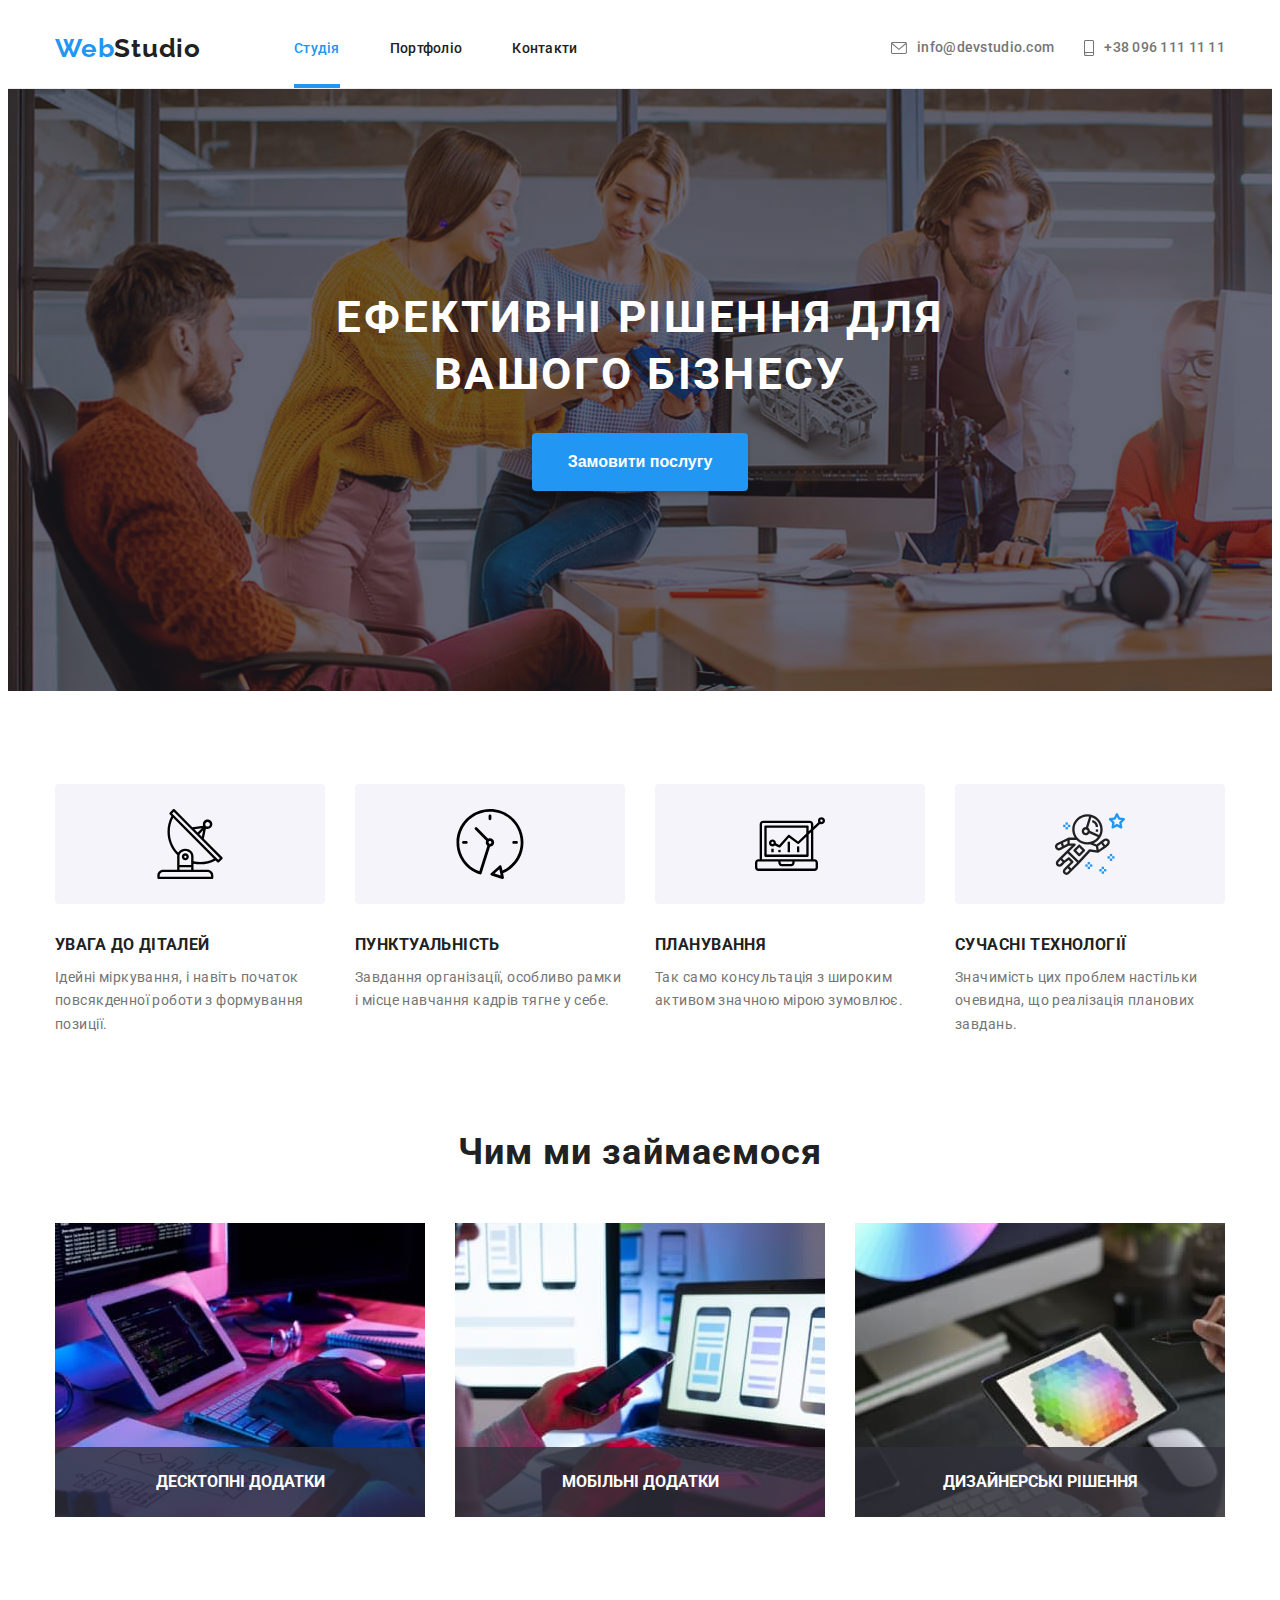
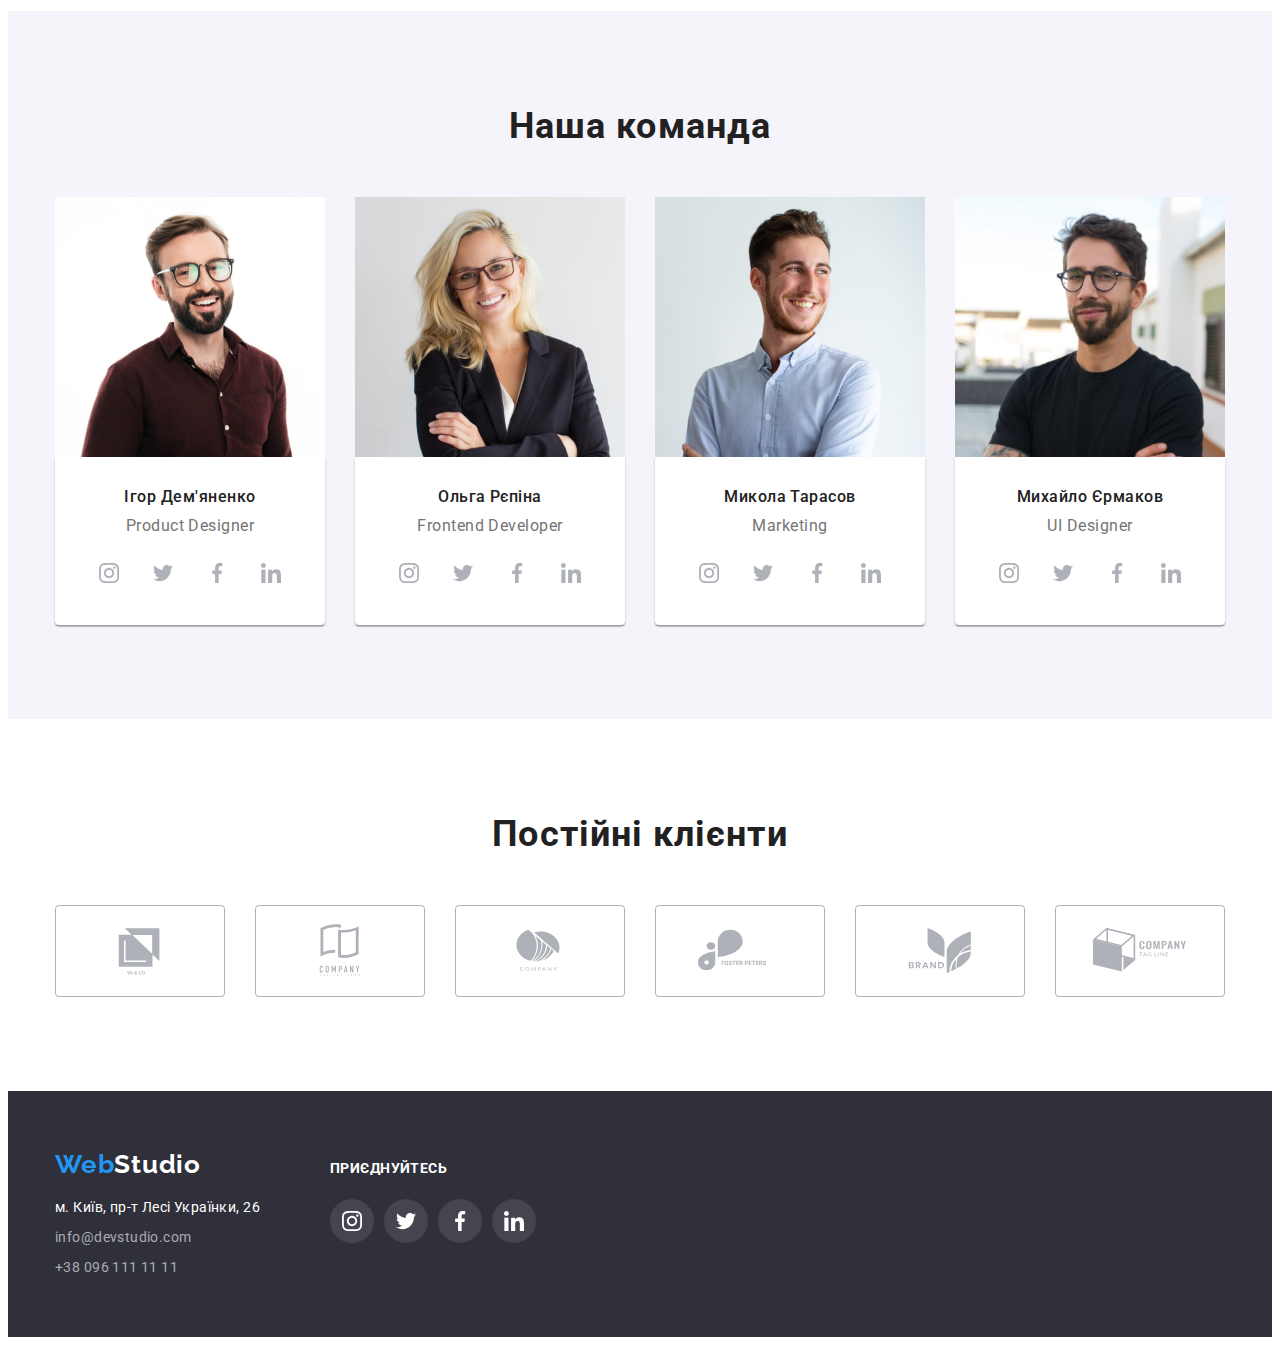
<file: index.html>
<!DOCTYPE html>
<html lang="uk">
  <head>
    <meta charset="UTF-8" />
    <meta http-equiv="X-UA-Compatible" content="IE=edge" />
    <meta name="viewport" content="width=device-width, initial-scale=1.0" />
    <link rel="preconnect" href="https://fonts.googleapis.com" />
    <link rel="preconnect" href="https://fonts.gstatic.com" crossorigin />
    <link
      href="https://fonts.googleapis.com/css2?family=Cinzel:wght@700&family=Montserrat:wght@400;500;700&family=Playfair+Display:wght@700&family=Poppins:wght@400;700&family=Roboto+Serif:opsz,wght@8..144,100&family=Roboto+Slab:wght@900&family=Roboto:wght@400;500;700;900&display=swap"
      rel="stylesheet"
    />
    <link
      href="https://fonts.googleapis.com/css2?family=Cinzel:wght@700&family=Montserrat:wght@400;500;700&family=Playfair+Display:wght@700&family=Poppins:wght@400;700&family=Raleway:wght@700&family=Roboto+Serif:opsz,wght@8..144,100&family=Roboto+Slab:wght@900&family=Roboto:wght@400;500;700;900&display=swap"
      rel="stylesheet"
    />

    <title>Портфоліо WebStudio</title>
    <link
      rel="stylesheet"
      href="https://cdnjs.cloudflare.com/ajax/libs/modern-normalize/1.1.0/modern-normalize.min.css"
      integrity="sha512-wpPYUAdjBVSE4KJnH1VR1HeZfpl1ub8YT/NKx4PuQ5NmX2tKuGu6U/JRp5y+Y8XG2tV+wKQpNHVUX03MfMFn9Q=="
      crossorigin="anonymous"
      referrerpolicy="no-referrer"
    />
    <link rel="stylesheet" href="./css/style.css" />
  </head>
  <body>
    <header class="header">
      <div class="container header-container">
        <nav class="nav">
          <a class="nav_link_logo" href="./index.html"
            ><span class="current">Web</span>Studio</a
          >
          <ul class="nav-item">
            <li class="nav_list">
              <a class="nav_link_menu current lineal" href="./index.html"
                >Студія</a
              >
            </li>
            <li class="nav_list">
              <a class="nav_link_menu" href="portfolio.html">Портфоліо</a>
            </li>
            <li class="nav_list">
              <a class="nav_link_menu" href="#">Контакти</a>
            </li>
          </ul>
        </nav>
        <ul class="header-contact">
          <li class="header_list_email">
            <a class="header_link_email" href="mailto:info@devstudio.com">
              <svg class="email-img" width="16" height="12">
                <use href="./image/sprite.svg#icon-header-mail"></use>
              </svg>

              info@devstudio.com</a
            >
          </li>
          <li class="header_list_tel">
            <a class="header_link_tel" href="tel:+380961111111">
              <svg class="email-tel" width="10" height="16">
                <use href="./image/sprite.svg#icon-header-smartphone"></use>
              </svg>
              +38 096 111 11 11</a
            >
          </li>
        </ul>
      </div>
    </header>
    <main>
      <section class="contact">
        <div class="container contact_container">
          <h1 class="contact_title">Ефективні рішення для вашого бізнесу</h1>
          <button data-modal-open class="contact_btn" type="button">
            Замовити послугу
          </button>
        </div>
      </section>
      <section class="about section">
        <div class="container">
          <h2 class="about_title visually-hidden">Наші переваги</h2>
          <ul class="about_item">
            <li class="about_list_feature">
              <div class="about_link_item">
                <svg class="about_icon" width="70px" height="70px">
                  <use href="./image/sprite.svg#icon-section-antenna"></use>
                </svg>
              </div>
              <h3 class="about_feature_title">Увага до діталей</h3>
              <p class="descript_text">
                Ідейні міркування, і навіть початок повсякденної роботи з
                формування позиції.
              </p>
            </li>
            <li class="about_list_feature">
              <div class="about_link_item">
                <svg class="about_icon" width="70px" height="70px">
                  <use href="./image/sprite.svg#icon-section-clock"></use>
                </svg>
              </div>
              <h3 class="about_feature_title">Пунктуальність</h3>
              <p class="descript_text">
                Завдання організації, особливо рамки і місце навчання кадрів
                тягне у себе.
              </p>
            </li>
            <li class="about_list_feature">
              <div class="about_link_item">
                <svg class="about_icon" width="70px" height="70px">
                  <use href="./image/sprite.svg#icon-section-diagram"></use>
                </svg>
              </div>
              <h3 class="about_feature_title">Планування</h3>
              <p class="descript_text">
                Так само консультація з широким активом значною мірою зумовлює.
              </p>
            </li>

            <li class="about_list_feature">
              <div class="about_link_item">
                <svg class="about_icon" width="70px" height="70px">
                  <use href="./image/sprite.svg#icon-section-astronaut"></use>
                </svg>
              </div>
              <h3 class="about_feature_title">Сучасні технології</h3>
              <p class="descript_text">
                Значимість цих проблем настільки очевидна, що реалізація
                планових завдань.
              </p>
            </li>
          </ul>
        </div>
      </section>
      <section class="work">
        <div class="container">
          <h2 class="work_title title">Чим ми займаємося</h2>
          <ul class="work-item">
            <li class="work_list_img">
              <div class="work_relative_img">
                <img
                  class="work_picture_img"
                  src="./image/code-on-tablet.jpg"
                  alt="programming on tablet"
                  width="370"
                  height="294"
                />
                <div class="work_absolute_title">
                  <h3 class="about_feature_title work_feature_title">
                    Десктопні додатки
                  </h3>
                </div>
              </div>
            </li>
            <li class="work_list_img">
              <div class="work_relative_img">
                <img
                  class="work_picture_img"
                  src="./image/phone-on-laptop.jpg"
                  alt="programming on laptop"
                  width="370"
                  height="294"
                />
                <div class="work_absolute_title">
                  <h3 class="about_feature_title work_feature_title">
                    Мобільні додатки
                  </h3>
                </div>
              </div>
            </li>
            <li class="work_list_img">
              <div class="work_relative_img">
                <img
                  class="work_picture_img"
                  src="./image/color-palette.jpg"
                  alt="color palette"
                  width="370"
                  height="294"
                />
                <div class="work_absolute_title">
                  <h3 class="about_feature_title work_feature_title">
                    Дизайнерські рішення
                  </h3>
                </div>
              </div>
            </li>
          </ul>
        </div>
      </section>
      <section class="teams section">
        <div class="container">
          <h2 class="teams_title title">Наша команда</h2>

          <ul class="team_list">
            <li class="teams_item">
              <img
                class="teams_photo"
                src="./image/photo-product-designer.jpg"
                alt="Product Designer"
                width="270"
                height="260"
              />

              <div class="team_member_card">
                <h3 class="teams_name">Ігор Дем'яненко</h3>

                <p class="teams_position">Product Designer</p>
                <ul class="team_list_icon">
                  <li class="team_item_icon">
                    <a
                      href="https://www.instagram.com/"
                      class="teams_link_icon"
                    >
                      <svg class="teams_icon" width="20px" height="20px">
                        <use href="./image/sprite.svg#icon-instagram"></use>
                      </svg>
                    </a>
                  </li>
                  <li class="team_item_icon">
                    <a href="https://twitter.com" class="teams_link_icon">
                      <svg class="teams_icon" width="20px" height="20px">
                        <use href="./image/sprite.svg#icon-twitter"></use>
                      </svg>
                    </a>
                  </li>
                  <li class="team_item_icon">
                    <a href="https://www.facebook.com/" class="teams_link_icon">
                      <svg class="teams_icon" width="20px" height="20px">
                        <use href="./image/sprite.svg#icon-facebook"></use>
                      </svg>
                    </a>
                  </li>
                  <li class="team_item_icon">
                    <a href="https://www.linkedin.com/" class="teams_link_icon">
                      <svg class="teams_icon" width="20px" height="20px">
                        <use href="./image/sprite.svg#icon-linkedin"></use>
                      </svg>
                    </a>
                  </li>
                </ul>
              </div>
            </li>
            <li class="teams_item">
              <img
                class="teams_photo"
                src="./image/photo-frontend-developer.jpg"
                alt="Frontend Develope"
                width="270"
                height="260"
              />
              <div class="team_member_card">
                <h3 class="teams_name">Ольга Рєпіна</h3>
                <p class="teams_position">Frontend Developer</p>
                <ul class="team_list_icon">
                  <li class="team_item_icon">
                    <a
                      href="https://www.instagram.com/"
                      class="teams_link_icon"
                    >
                      <svg class="teams_icon" width="20px" height="20px">
                        <use href="./image/sprite.svg#icon-instagram"></use>
                      </svg>
                    </a>
                  </li>
                  <li class="team_item_icon">
                    <a href="https://twitter.com" class="teams_link_icon">
                      <svg class="teams_icon" width="20px" height="20px">
                        <use href="./image/sprite.svg#icon-twitter"></use>
                      </svg>
                    </a>
                  </li>
                  <li class="team_item_icon">
                    <a href="https://www.facebook.com/" class="teams_link_icon">
                      <svg class="teams_icon" width="20px" height="20px">
                        <use href="./image/sprite.svg#icon-facebook"></use>
                      </svg>
                    </a>
                  </li>
                  <li class="team_item_icon">
                    <a href="https://www.linkedin.com/" class="teams_link_icon">
                      <svg class="teams_icon" width="20px" height="20px">
                        <use href="./image/sprite.svg#icon-linkedin"></use>
                      </svg>
                    </a>
                  </li>
                </ul>
              </div>
            </li>
            <li class="teams_item">
              <img
                class="teams_photo"
                src="./image/photo-marketing.jpg"
                alt="Marketing"
                width="270"
                height="260"
              />
              <div class="team_member_card">
                <h3 class="teams_name">Микола Тарасов</h3>
                <p class="teams_position">Marketing</p>
                <ul class="team_list_icon">
                  <li class="team_item_icon">
                    <a
                      href="https://www.instagram.com/"
                      class="teams_link_icon"
                    >
                      <svg class="teams_icon" width="20px" height="20px">
                        <use href="./image/sprite.svg#icon-instagram"></use>
                      </svg>
                    </a>
                  </li>
                  <li class="team_item_icon">
                    <a href="https://twitter.com" class="teams_link_icon">
                      <svg class="teams_icon" width="20px" height="20px">
                        <use href="./image/sprite.svg#icon-twitter"></use>
                      </svg>
                    </a>
                  </li>
                  <li class="team_item_icon">
                    <a href="https://www.facebook.com/" class="teams_link_icon">
                      <svg class="teams_icon" width="20px" height="20px">
                        <use href="./image/sprite.svg#icon-facebook"></use>
                      </svg>
                    </a>
                  </li>
                  <li class="team_item_icon">
                    <a href="https://www.linkedin.com/" class="teams_link_icon">
                      <svg class="teams_icon" width="20px" height="20px">
                        <use href="./image/sprite.svg#icon-linkedin"></use>
                      </svg>
                    </a>
                  </li>
                </ul>
              </div>
            </li>
            <li class="teams_item">
              <img
                class="teams_photo"
                src="./image/photo-designer.jpg"
                alt="UI Designer"
                width="270"
                height="260"
              />
              <div class="team_member_card">
                <h3 class="teams_name">Михайло Єрмаков</h3>
                <p class="teams_position">UI Designer</p>
                <ul class="team_list_icon">
                  <li class="team_item_icon">
                    <a
                      href="https://www.instagram.com/"
                      class="teams_link_icon"
                    >
                      <svg class="teams_icon" width="20px" height="20px">
                        <use href="./image/sprite.svg#icon-instagram"></use>
                      </svg>
                    </a>
                  </li>
                  <li class="team_item_icon">
                    <a href="https://twitter.com" class="teams_link_icon">
                      <svg class="teams_icon" width="20px" height="20px">
                        <use href="./image/sprite.svg#icon-twitter"></use>
                      </svg>
                    </a>
                  </li>
                  <li class="team_item_icon">
                    <a href="https://www.facebook.com/" class="teams_link_icon">
                      <svg class="teams_icon" width="20px" height="20px">
                        <use href="./image/sprite.svg#icon-facebook"></use>
                      </svg>
                    </a>
                  </li>
                  <li class="team_item_icon">
                    <a href="https://www.linkedin.com/" class="teams_link_icon">
                      <svg class="teams_icon" width="20px" height="20px">
                        <use href="./image/sprite.svg#icon-linkedin"></use>
                      </svg>
                    </a>
                  </li>
                </ul>
              </div>
            </li>
          </ul>
        </div>
      </section>
      <section class="partner section">
        <div class="container">
          <h2 class="title">Постійні клієнти</h2>
          <ul class="partner_list">
            <li class="partner_item">
              <a href="#" class="partner_link">
                <svg class="partner_icon">
                  <use href="./image/sprite.svg#icon-Logo-work-a"></use>
                </svg>
              </a>
            </li>
            <li class="partner_item">
              <a href="#" class="partner_link">
                <svg class="partner_icon">
                  <use href="./image/sprite.svg#icon-Logo-work-b"></use>
                </svg>
              </a>
            </li>
            <li class="partner_item">
              <a href="#" class="partner_link">
                <svg class="partner_icon">
                  <use href="./image/sprite.svg#icon-Logo-work-c"></use>
                </svg>
              </a>
            </li>
            <li class="partner_item">
              <a href="#" class="partner_link">
                <svg class="partner_icon">
                  <use href="./image/sprite.svg#icon-Logo-work-d"></use>
                </svg>
              </a>
            </li>
            <li class="partner_item">
              <a href="#" class="partner_link">
                <svg class="partner_icon">
                  <use href="./image/sprite.svg#icon-Logo-work-e"></use>
                </svg>
              </a>
            </li>
            <li class="partner_item">
              <a href="#" class="partner_link">
                <svg class="partner_icon">
                  <use href="./image/sprite.svg#icon-Logo-work-h"></use>
                </svg>
              </a>
            </li>
          </ul>
        </div>
      </section>
    </main>

    <footer class="footer">
      <div class="container flex">
        <div class="footer_address_container">
          <a href="./index.html" class="footer_logo_link"
            ><span class="footer_logo_link current">Web</span>Studio</a
          >

          <address>
            <ul class="address_list">
              <li class="address_city_item">
                <a
                  class="address_link"
                  href="https://goo.gl/maps/CPtrU1FHBa2aNyZL9"
                  target="_blank"
                  rel="noopener noreferrer nofollow"
                  >м. Київ, пр-т Лесі Українки, 26</a
                >
              </li>
              <li class="address_item">
                <a class="footer_contact" href="mailto:info@devstudio.com"
                  >info@devstudio.com</a
                >
              </li>
              <li class="footer_list_contact">
                <a class="footer_contact" href="tel:+380961111111"
                  >+38 096 111 11 11</a
                >
              </li>
            </ul>
          </address>
        </div>
        <div class="footer_social_container">
          <h3 class="footer_social_title">приєднуйтесь</h3>
          <ul class="footer_social_list">
            <li class="social_item">
              <a href="" class="social_link teams_link_icon">
                <svg class="social_icon" width="20px" height="20px">
                  <use href="./image/sprite.svg#icon-instagram"></use>
                </svg>
              </a>
            </li>
            <li class="social_item">
              <a href="" class="social_link teams_link_icon">
                <svg class="social_icon" width="20px" height="20px">
                  <use href="./image/sprite.svg#icon-twitter"></use>
                </svg>
              </a>
            </li>
            <li class="social_item">
              <a href="" class="social_link teams_link_icon">
                <svg class="social_icon" width="20px" height="20px">
                  <use href="./image/sprite.svg#icon-facebook"></use>
                </svg>
              </a>
            </li>
            <li class="social_item">
              <a href="" class="social_link teams_link_icon">
                <svg class="social_icon" width="20px" height="20px">
                  <use href="./image/sprite.svg#icon-linkedin"></use>
                </svg>
              </a>
            </li>
          </ul>
        </div>
      </div>
    </footer>

    <div data-modal class="backdrop is-hidden">
      <div class="modal">
        <!-- <p class="modal_text">
          Lorem ipsum dolor sit amet consectetur adipisicing elit. Rerum
          deleniti, similique omnis culpa voluptas odio deserunt voluptates,
          illum tempore reprehenderit ipsa dolorum nesciunt fugit quibusdam
          corrupti, distinctio consequuntur mollitia beatae. Quam perspiciatis
          incidunt magnam qui praesentium itaque maiores tempora.
        </p> -->
        <button data-modal-close class="btn_close_modal">✕</button>

        <!-- <img
          class="btn_close_modal"
          src="./image/modal/close.png"
          alt="modal-close"
          data-modal-close
        /> -->
      </div>
    </div>
    <script src="./js/modal.js"></script>
  </body>
</html>
</file>
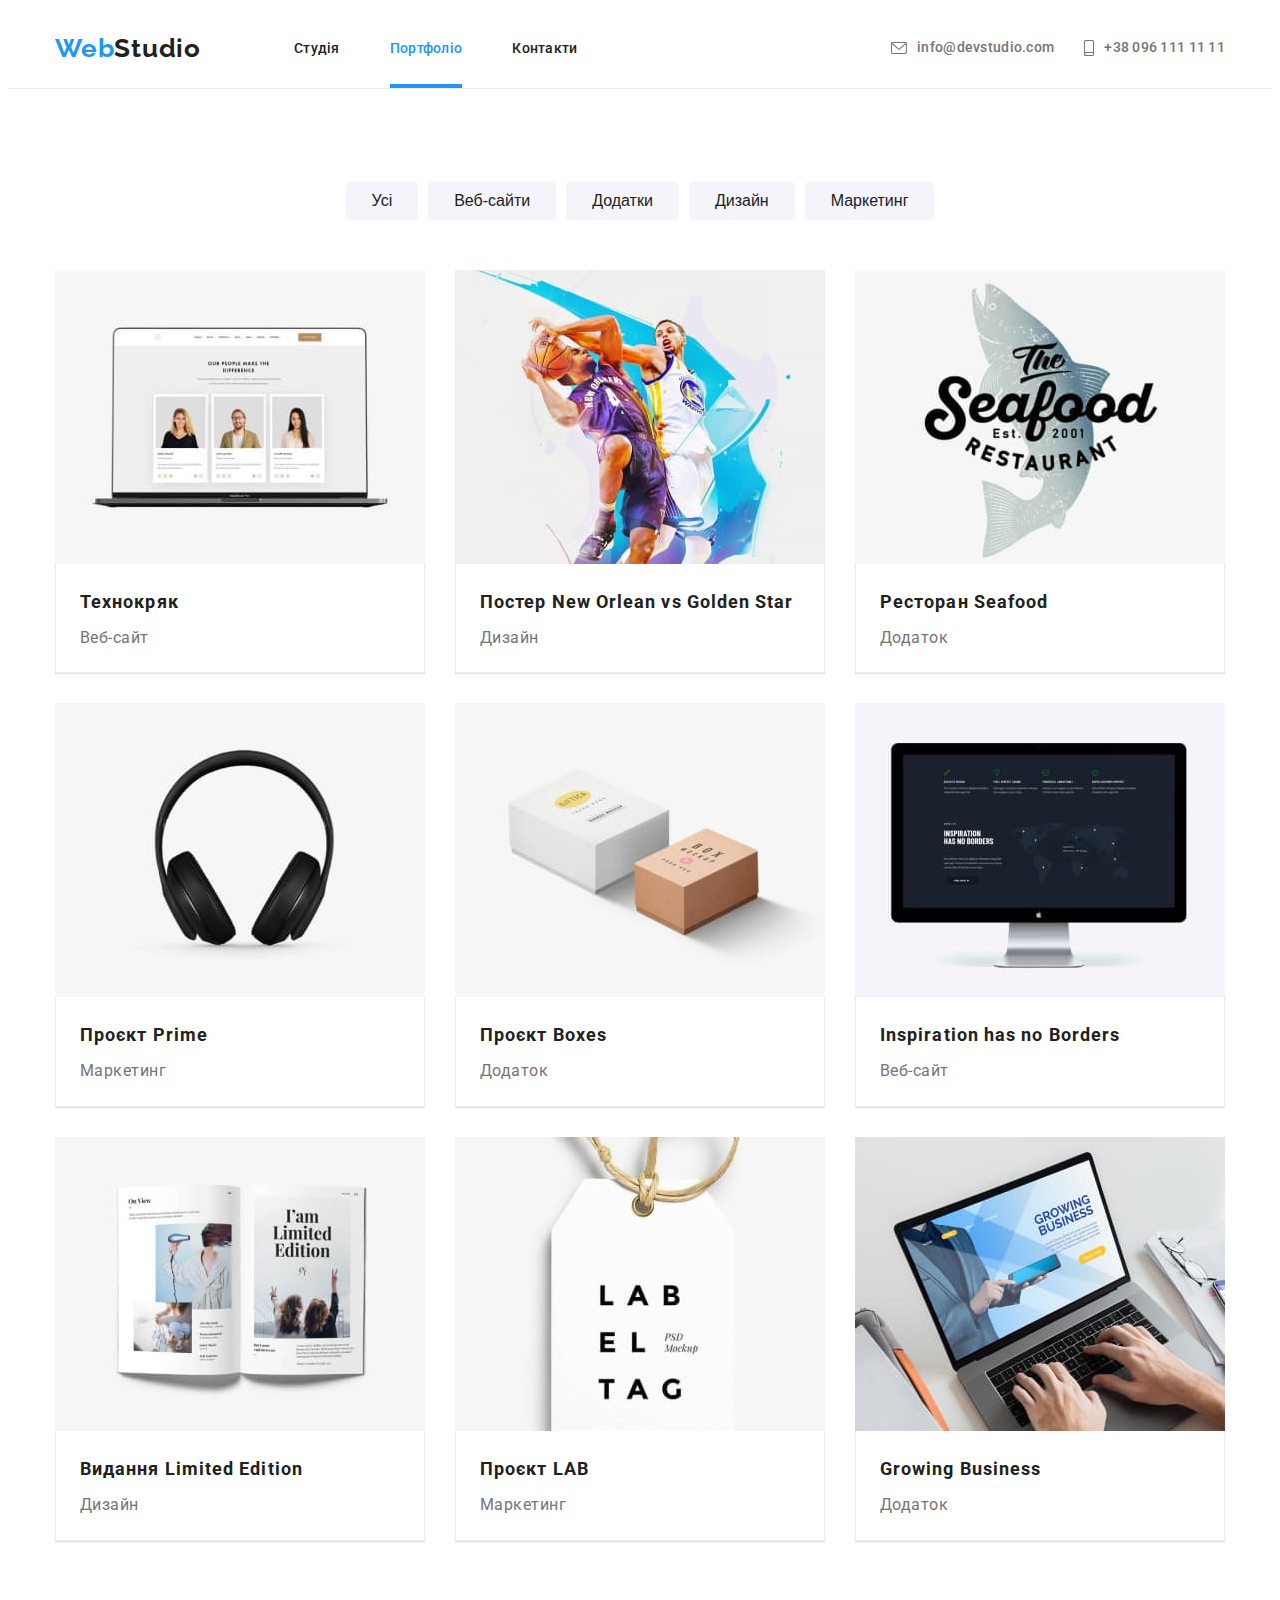
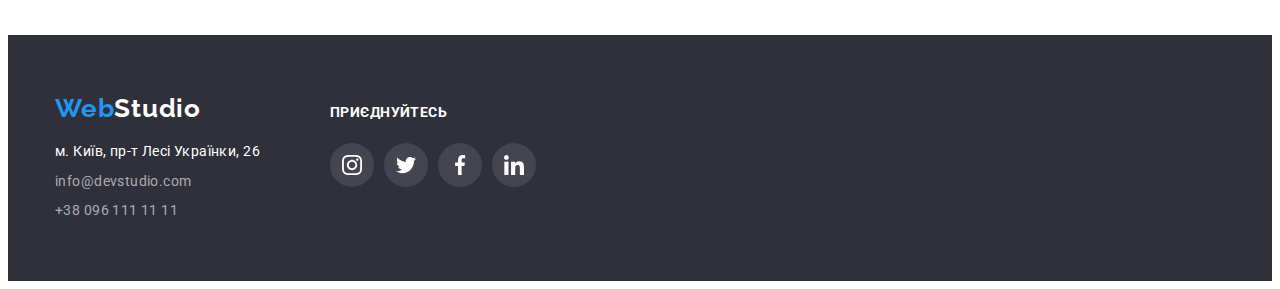
<file: portfolio.html>
<!DOCTYPE html>
<html lang="uk">
  <head>
    <meta charset="UTF-8" />
    <meta http-equiv="X-UA-Compatible" content="IE=edge" />
    <meta name="viewport" content="width=device-width, initial-scale=1.0" />
    <link rel="preconnect" href="https://fonts.googleapis.com" />
    <link rel="preconnect" href="https://fonts.gstatic.com" crossorigin />
    <link
      href="https://fonts.googleapis.com/css2?family=Cinzel:wght@700&family=Montserrat:wght@400;500;700&family=Playfair+Display:wght@700&family=Poppins:wght@400;700&family=Roboto+Serif:opsz,wght@8..144,100&family=Roboto+Slab:wght@900&family=Roboto:wght@400;500;700;900&display=swap"
      rel="stylesheet"
    />
    <link
      href="https://fonts.googleapis.com/css2?family=Cinzel:wght@700&family=Montserrat:wght@400;500;700&family=Playfair+Display:wght@700&family=Poppins:wght@400;700&family=Raleway:wght@700&family=Roboto+Serif:opsz,wght@8..144,100&family=Roboto+Slab:wght@900&family=Roboto:wght@400;500;700;900&display=swap"
      rel="stylesheet"
    />

    <title>Портфоліо</title>
    <link
      rel="stylesheet"
      href="https://cdnjs.cloudflare.com/ajax/libs/modern-normalize/1.1.0/modern-normalize.min.css"
      integrity="sha512-wpPYUAdjBVSE4KJnH1VR1HeZfpl1ub8YT/NKx4PuQ5NmX2tKuGu6U/JRp5y+Y8XG2tV+wKQpNHVUX03MfMFn9Q=="
      crossorigin="anonymous"
      referrerpolicy="no-referrer"
    />
    <link rel="stylesheet" href="./css/style.css" />
  </head>
  <body>
    <header class="header">
      <div class="container header-container">
        <nav class="nav">
          <a class="nav_link_logo" href="./index.html"
            ><span class="current">Web</span>Studio</a
          >
          <ul class="nav-item">
            <li class="nav_list">
              <a class="nav_link_menu" href="./index.html">Студія</a>
            </li>
            <li class="nav_list">
              <a class="nav_link_menu current lineal" href="portfolio.html"
                >Портфоліо</a
              >
            </li>
            <li class="nav_list">
              <a class="nav_link_menu" href="#">Контакти</a>
            </li>
          </ul>
        </nav>
        <ul class="header-contact">
          <li class="header_list_email">
            <a class="header_link_email" href="mailto:info@devstudio.com">
              <svg class="email-img" width="16" height="12">
                <use href="./image/sprite.svg#icon-header-mail"></use>
              </svg>

              info@devstudio.com</a
            >
          </li>
          <li class="header_list_tel">
            <a class="header_link_tel" href="tel:+380961111111">
              <svg class="email-tel" width="10" height="16">
                <use href="./image/sprite.svg#icon-header-smartphone"></use>
              </svg>
              +38 096 111 11 11</a
            >
          </li>
        </ul>
      </div>
    </header>
    <main>
      <section class="services section">
        <div class="container">
          <h2 class="services_title visually-hidden">Наші Послуги</h2>
          <ul class="services_list">
            <li class="services_item_btn">
              <button type="button" class="services_btn current">Усі</button>
            </li>
            <li class="services_item_btn">
              <button type="button" class="services_btn">Веб-сайти</button>
            </li>
            <li class="services_item_btn">
              <button type="button" class="services_btn">Додатки</button>
            </li>
            <li class="services_item_btn">
              <button type="button" class="services_btn">Дизайн</button>
            </li>
            <li class="services_item_btn">
              <button type="button" class="services_btn">Маркетинг</button>
            </li>
          </ul>
          <ul class="server_menu">
            <li class="server_item">
              <a class="server_card" href="#">
                <div class="server_relative_img">
                  <img
                    class="server_img"
                    src="./image/img-portfolio-page/laptop-three-team.jpg"
                    alt="Web"
                    width="370"
                    height="294"
                  />
                  <div class="server_overlay">
                    <div class="server_absolute_text">
                      <p class="server_text">
                        Ресурс пропонує комплексні пропозиції з різним рівнем
                        функціоналу та сервісів. Все це дозволить відвідувачу
                        отримати вичерпні відомості про компанію чи приватну
                        особу.
                      </p>
                    </div>
                  </div>
                </div>
                <div class="card_border">
                  <h3 class="server_menu_title">Технокряк</h3>
                  <p class="server_menu_descript">Веб-сайт</p>
                </div>
              </a>
            </li>
            <li class="server_item">
              <a class="server_card" href="#">
                <div class="server_relative_img">
                  <img
                    class="server_img"
                    src="./image/img-portfolio-page/sport-two-people.jpg"
                    alt="Design"
                    width="370"
                    height="294"
                  />
                  <div class="server_overlay">
                    <div class="server_absolute_text">
                      <p class="server_text">
                        Ресурс пропонує комплексні пропозиції з різним рівнем
                        функціоналу та сервісів. Все це дозволить відвідувачу
                        отримати вичерпні відомості про компанію чи приватну
                        особу.
                      </p>
                    </div>
                  </div>
                </div>

                <div class="card_border">
                  <h3 class="server_menu_title">
                    Постер New Orlean vs Golden Star
                  </h3>
                  <p class="server_menu_descript">Дизайн</p>
                </div>
              </a>
            </li>
            <li class="server_item">
              <a class="server_card" href="#">
                <div class="server_relative_img">
                  <img
                    class="server_img"
                    src="./image/img-portfolio-page/logo-restaurant.jpg"
                    alt="Dodatok"
                    width="370"
                    height="294"
                  />
                  <div class="server_overlay">
                    <div class="server_absolute_text">
                      <p class="server_text">
                        Ресурс пропонує комплексні пропозиції з різним рівнем
                        функціоналу та сервісів. Все це дозволить відвідувачу
                        отримати вичерпні відомості про компанію чи приватну
                        особу.
                      </p>
                    </div>
                  </div>
                </div>
                <div class="card_border">
                  <h3 class="server_menu_title">Ресторан Seafood</h3>
                  <p class="server_menu_descript">Додаток</p>
                </div>
              </a>
            </li>
            <li class="server_item">
              <a class="server_card" href="#"
                ><div class="server_relative_img">
                  <img
                    class="server_img"
                    src="./image/img-portfolio-page/headphones-black.jpg"
                    alt="Проєкт Prime"
                    width="370"
                    height="294"
                  />
                  <div class="server_overlay">
                    <div class="server_absolute_text">
                      <p class="server_text">
                        Ресурс пропонує комплексні пропозиції з різним рівнем
                        функціоналу та сервісів. Все це дозволить відвідувачу
                        отримати вичерпні відомості про компанію чи приватну
                        особу.
                      </p>
                    </div>
                  </div>
                </div>
                <div class="card_border">
                  <h3 class="server_menu_title">Проєкт Prime</h3>
                  <p class="server_menu_descript">Маркетинг</p>
                </div>
              </a>
            </li>
            <li class="server_item">
              <a class="server_card" href="#">
                <div class="server_relative_img">
                  <img
                    class="server_img"
                    src="./image/img-portfolio-page/two-box.jpg"
                    alt="Проєкт Boxes"
                    width="370"
                    height="294"
                  />
                  <div class="server_overlay">
                    <div class="server_absolute_text">
                      <p class="server_text">
                        Ресурс пропонує комплексні пропозиції з різним рівнем
                        функціоналу та сервісів. Все це дозволить відвідувачу
                        отримати вичерпні відомості про компанію чи приватну
                        особу.
                      </p>
                    </div>
                  </div>
                </div>
                <div class="card_border">
                  <h3 class="server_menu_title">Проєкт Boxes</h3>
                  <p class="server_menu_descript">Додаток</p>
                </div>
              </a>
            </li>
            <li class="server_item">
              <a class="server_card" href="#">
                <div class="server_relative_img">
                  <img
                    class="server_img"
                    src="./image/img-portfolio-page/inspiration-web.jpg"
                    alt="Inspiration has no Borders"
                    width="370"
                    height="294"
                  />
                  <div class="server_overlay">
                    <div class="server_absolute_text">
                      <p class="server_text">
                        Ресурс пропонує комплексні пропозиції з різним рівнем
                        функціоналу та сервісів. Все це дозволить відвідувачу
                        отримати вичерпні відомості про компанію чи приватну
                        особу.
                      </p>
                    </div>
                  </div>
                </div>

                <div class="card_border">
                  <h3 class="server_menu_title">Inspiration has no Borders</h3>
                  <p class="server_menu_descript">Веб-сайт</p>
                </div>
              </a>
            </li>
            <li class="server_item">
              <a class="server_card" href="#">
                <div class="server_relative_img">
                  <img
                    class="server_img"
                    src="./image/img-portfolio-page/book-edition.jpg"
                    alt="Видання Limited Edition"
                    width="370"
                    height="294"
                  />
                  <div class="server_overlay">
                    <div class="server_absolute_text">
                      <p class="server_text">
                        Ресурс пропонує комплексні пропозиції з різним рівнем
                        функціоналу та сервісів. Все це дозволить відвідувачу
                        отримати вичерпні відомості про компанію чи приватну
                        особу.
                      </p>
                    </div>
                  </div>
                </div>

                <div class="card_border">
                  <h3 class="server_menu_title">Видання Limited Edition</h3>
                  <p class="server_menu_descript">Дизайн</p>
                </div>
              </a>
            </li>
            <li class="server_item">
              <a class="server_card" href="#">
                <div class="server_relative_img">
                  <img
                    class="server_img"
                    src="./image/img-portfolio-page/logo-label-tag.jpg"
                    alt="Проєкт LAB"
                    width="370"
                    height="294"
                  />
                  <div class="server_overlay">
                    <div class="server_absolute_text">
                      <p class="server_text">
                        Ресурс пропонує комплексні пропозиції з різним рівнем
                        функціоналу та сервісів. Все це дозволить відвідувачу
                        отримати вичерпні відомості про компанію чи приватну
                        особу.
                      </p>
                    </div>
                  </div>
                </div>
                <div class="card_border">
                  <h3 class="server_menu_title">Проєкт LAB</h3>
                  <p class="server_menu_descript">Маркетинг</p>
                </div>
              </a>
            </li>
            <li class="server_item">
              <a class="server_card" href="#">
                <div class="server_relative_img">
                  <img
                    class="server_img"
                    src="./image/img-portfolio-page/laptop-crowing-business.jpg"
                    alt="Growing Business"
                    width="370"
                    height="294"
                  />
                  <div class="server_overlay">
                    <div class="server_absolute_text">
                      <p class="server_text">
                        Ресурс пропонує комплексні пропозиції з різним рівнем
                        функціоналу та сервісів. Все це дозволить відвідувачу
                        отримати вичерпні відомості про компанію чи приватну
                        особу.
                      </p>
                    </div>
                  </div>
                </div>

                <div class="card_border">
                  <h3 class="server_menu_title">Growing Business</h3>
                  <p class="server_menu_descript">Додаток</p>
                </div>
              </a>
            </li>
          </ul>
        </div>
      </section>
    </main>
    <footer class="footer">
      <div class="container flex">
        <div class="footer_address_container">
          <a href="./index.html" class="footer_logo_link"
            ><span class="footer_logo_link current">Web</span>Studio</a
          >

          <address>
            <ul class="address_list">
              <li class="address_city_item">
                <a
                  class="address_link"
                  href="https://goo.gl/maps/CPtrU1FHBa2aNyZL9"
                  target="_blank"
                  rel="noopener noreferrer nofollow"
                  >м. Київ, пр-т Лесі Українки, 26</a
                >
              </li>
              <li class="address_item">
                <a class="footer_contact" href="mailto:info@devstudio.com"
                  >info@devstudio.com</a
                >
              </li>
              <li class="footer_list_contact">
                <a class="footer_contact" href="tel:+380961111111"
                  >+38 096 111 11 11</a
                >
              </li>
            </ul>
          </address>
        </div>
        <div class="footer_social_container">
          <h3 class="footer_social_title">приєднуйтесь</h3>
          <ul class="footer_social_list">
            <li class="social_item">
              <a href="" class="social_link teams_link_icon">
                <svg class="social_icon" width="20px" height="20px">
                  <use href="./image/sprite.svg#icon-instagram"></use>
                </svg>
              </a>
            </li>
            <li class="social_item">
              <a href="" class="social_link teams_link_icon">
                <svg class="social_icon" width="20px" height="20px">
                  <use href="./image/sprite.svg#icon-twitter"></use>
                </svg>
              </a>
            </li>
            <li class="social_item">
              <a href="" class="social_link teams_link_icon">
                <svg class="social_icon" width="20px" height="20px">
                  <use href="./image/sprite.svg#icon-facebook"></use>
                </svg>
              </a>
            </li>
            <li class="social_item">
              <a href="" class="social_link teams_link_icon">
                <svg class="social_icon" width="20px" height="20px">
                  <use href="./image/sprite.svg#icon-linkedin"></use>
                </svg>
              </a>
            </li>
          </ul>
        </div>
      </div>
    </footer>
  </body>
</html>
</file>
<file: css/style.css>
:root {
  --color-primary: #212121;
  --color-text-deck: #757575;
  --color-invert: #fff;
  --color-opacity: rgba(255, 255, 255, 0.6);
  --color-action: #2196f3;
  --color-background-primary: #fff;
  --color-background-second: #2f303a;
  --color-background-brand: #f5f4fa;
  --color-background-action: #2196f3;
  --background-color-even: #188ce8;
  --color-border-one: #eeeeee;
  --color-fill-svg: #afb1b8;
  --color-background-animation: rgba(33, 150, 243, 0.9);
  --color-backdrop: rgba(0, 0, 0, 0.2);
  --timing-function: cubic-bezier(0.4, 0, 0.2, 1);
}
html {
  box-sizing: border-box;
}
*,
*::before,
*::after {
  box-sizing: border-box;
}
h1,
h2,
h3,
h4,
h5,
h6,
p,
ul,
li {
  margin-top: 0;
  margin-bottom: 0;
  padding-left: 0;
  padding-right: 0;
}
body {
  font-family: "Roboto", sans-serif;
  background-color: var(--primary-white-color);
}

a {
  text-decoration: none;
}
li {
  list-style-type: none;
}
img {
  display: block;
}
.visually-hidden {
  white-space: nowrap;
  width: 1px;
  height: 1px;
  overflow: hidden;
  border: 0;
  padding: 0;
  clip: rect(0 0 0 0);
  clip-path: inset(50%);
  margin: -1px;
}
.section {
  padding-top: 94px;
  padding-bottom: 94px;
}
.title {
  margin-bottom: 50px;
  font-weight: 700;
  font-size: 36px;
  line-height: 42px;
  text-align: center;
  letter-spacing: 0.03em;

  color: var(--color-primary);
}
.container {
  width: 1200px;
  margin: 0 auto;
  padding-left: 15px;
  padding-right: 15px;
}
.header {
  border-bottom: 1px solid #ececec;
}
.header-container {
  display: flex;
  align-items: center;
}
.nav {
  display: flex;
  align-items: center;
  padding-left: 0;
}

.nav-item {
  display: flex;
}
.nav_link_logo {
  margin-right: 93px;
  font-family: "Raleway", sans-serif;
  font-weight: 700;
  font-size: 26px;
  line-height: 1;
  letter-spacing: 0.03em;

  color: var(--color-primary);
  transition: color 250ms var(--timing-function);
}
.nav_link_logo .current:hover,
.nav_link_logo .current:focus {
  color: var(--background-color-even);
}
.nav_link_logo .current {
  color: var(--color-action);
}

.nav_link_menu {
  position: relative;
  padding-top: 32px;
  padding-bottom: 32px;

  display: block;
  color: var(--color-primary);
  font-weight: 500;
  font-size: 14px;
  line-height: 16px;
  letter-spacing: 0.02em;

  transition: color 250ms var(--timing-function);
}

.nav_link_menu.current {
  color: var(--color-action);
}
.nav_link_menu.current.lineal::after {
  position: absolute;
  left: 0;
  bottom: 0;
  content: "";
  display: block;
  width: 100%;
  height: 4px;
  background-color: var(--color-background-action);

  /* transition: opacity 250ms var(--timing-function); */
}

.nav_list:not(:last-of-type) {
  margin-right: 50px;
}
.nav_list .nav_link_menu:hover,
.nav_list .nav_link_menu:focus {
  color: var(--background-color-even);
}

.header-contact {
  display: flex;
  padding-left: 0;
  margin-top: 0;
  margin-left: auto;
}
.email-img,
.email-tel {
  margin-right: 10px;
  fill: var(--color-text-deck);
  transition: fill 250ms var(--timing-function);
}
/* .email-img:hover,
.email-img:focus,
.email-tel:hover,
.email-tel:focus {
  fill: var(--color-action);
} */

.header_link_email:hover .email-img,
.header_link_email:focus .email-img,
.header_link_tel:hover .email-tel,
.header_link_tel:focus .email-tel {
  fill: var(--color-action);
}

.header_list_email {
  margin-left: auto;
}
.header_link_email {
  display: flex;
  align-items: center;
  font-weight: 500;
  font-size: 14px;
  line-height: 1.13;
  letter-spacing: 0.02em;

  color: var(--color-text-deck);
  transition: color 250ms var(--timing-function);
}
.header_list_tel {
  margin-left: 30px;
}
.header_link_tel {
  display: flex;
  align-items: center;
  font-weight: 500;
  font-size: 14px;
  line-height: 1.13;
  letter-spacing: 0.02em;

  color: var(--color-text-deck);
  transition: color 250ms var(--timing-function);
}
.header_link_tel:hover,
.header_link_email:hover,
.header_link_tel:focus,
.header_link_email:focus {
  color: var(--background-color-even);
}

.contact {
  max-width: 1600px;
  margin: 0 auto;

  padding-top: 200px;
  padding-bottom: 200px;
  background-color: var(--color-background-second);

  background-image: linear-gradient(
      rgba(47, 48, 58, 0.4),
      rgba(47, 48, 58, 0.4)
    ),
    url(../image/change-4/background-image-contact.png);
  background-repeat: no-repeat;
  background-position: left center;
  background-size: cover;

  color: var(--color-invert);
}

.contact_title {
  max-width: 700px;
  margin: 0 auto;
  margin-bottom: 30px;

  font-size: 44px;
  line-height: 1.3;
  letter-spacing: 0.06em;
  text-transform: uppercase;
  text-align: center;

  color: var(--color-invert);
}
.contact_btn {
  display: block;
  margin: 0 auto;
  min-width: 216px;
  padding: 10px 22px 10px 22px;
  border: 4px solid var(--color-action);
  border-radius: 4px;
  box-shadow: 0px 4px 4px rgba(0, 0, 0, 0.15);
  background-color: var(--color-background-action);
  color: var(--color-invert);

  font-weight: 700;
  font-size: 16px;
  line-height: 1.87;

  transition: background-color 250ms var(--timing-function);
}
.contact_btn:hover,
.contact_btn:focus {
  background-color: var(--background-color-even);
}
.about_item {
  display: flex;
}
.about_list_feature:not(:last-of-type) {
  margin-right: 30px;
}
.about_list_feature {
  max-width: 270px;
  text-align: left;
  font-size: 14px;
  letter-spacing: 0.03em;
}
/* 4e */
.about_link_item {
  display: flex;
  justify-content: center;
  align-items: center;

  height: 120px;
  margin-bottom: 30px;
  background-color: var(--color-background-brand);
  border-radius: 4px;
}

.about_feature_title {
  margin-bottom: 10px;

  font-weight: 700;
  line-height: 1.3;
  text-transform: uppercase;

  color: var(--color-primary);
}
.descript_text {
  font-weight: 400;
  line-height: 1.7;

  color: var(--color-text-deck);
}
.work {
  padding-bottom: 94px;
}

.work_relative_img {
  position: relative;
}

.work_list_img {
  margin-left: 30px;
  margin-top: 30px;
  flex-basis: calc((100% - 90px) / 3);
}
.work-item {
  display: flex;
  flex-wrap: wrap;
  margin-left: -30px;
  margin-top: -30px;
}
.work_absolute_title {
  position: absolute;
  bottom: 0;
  right: 0;

  width: 370px;
  height: 70px;
  display: flex;
  align-items: center;
  justify-content: center;
  background: rgba(47, 48, 58, 0.8);
}

.work_feature_title {
  margin-bottom: unset;
  font-size: 16px;
  color: var(--color-background-primary);
}

.teams {
  font-family: "Roboto";
  background-color: var(--color-background-brand);
}

.team_list {
  padding-left: 0;
  display: flex;
  flex-wrap: wrap;
  margin-left: -30px;
  margin-top: -30px;
  /*  2й спосіб*/
}
/* .teams_item:not(:nth-child(4n)) {
  margin-right: 30px;
} */
.teams_item {
  margin-left: 30px;
  margin-top: 30px;
  flex-basis: calc((100% - 120px) / 4);
  background: var(--color-background-primary);
}

.team_member_card {
  padding-top: 30px;
  padding-bottom: 30px;
  background: var(--color-background-primary);

  box-shadow: 0px 1px 3px rgba(0, 0, 0, 0.12), 0px 1px 1px rgba(0, 0, 0, 0.14),
    0px 2px 1px rgba(0, 0, 0, 0.2);
  border-radius: 0px 0px 4px 4px;
}
.teams_name {
  margin-bottom: 10px;

  font-weight: 500;
  font-size: 16px;
  line-height: 1.2;

  text-align: center;
  letter-spacing: 0.03em;

  color: var(--color-primary);
}
.teams_position {
  font-weight: 400;
  font-size: 16px;
  line-height: 1.2;

  text-align: center;
  letter-spacing: 0.03em;

  color: var(--color-text-deck);
}
/* 4e */
.team_list_icon {
  display: flex;
  margin-top: 16px;
  justify-content: center;
}
.teams_link_icon {
  width: 44px;
  height: 44px;
  border-radius: 44px;
  display: flex;
  justify-content: center;
  align-items: center;
  background-color: var(--color-background-primary);

  transition: background-color 250ms var(--timing-function);
}
.teams_link_icon:hover,
.teams_link_icon:focus {
  background-color: var(--color-action);
}
.teams_icon {
  fill: var(--color-fill-svg);
  transition: fill 250ms var(--timing-function);
}
.teams_link_icon:hover .teams_icon,
.teams_link_icon:focus .teams_icon {
  fill: var(--color-background-primary);
}

.team_item_icon:not(:last-of-type) {
  margin-right: 10px;
}

.partner_list {
  display: flex;
}

.partner_item {
  width: 170px;
  height: 92px;
}

.partner_link {
  width: 100%;
  height: 100%;
  display: flex;
  align-items: center;
  justify-content: center;
  border-radius: 4px;

  border: 1px solid var(--color-fill-svg);
  transition: border 250ms var(--timing-function);
}
.partner_item:hover .partner_link,
.partner_item:focus .partner_link {
  border: 1px solid var(--color-action);
}

.partner_item:not(:last-of-type) {
  margin-right: 30px;
}

.partner_icon {
  width: 106px;
  height: 60px;
  fill: var(--color-fill-svg);
  transition: fill 250ms var(--timing-function);
}
.partner_link:hover .partner_icon,
.partner_link:focus .partner_icon {
  fill: var(--color-action);
}

.footer {
  padding: 60px 0;
  background-color: var(--color-background-second);
}

address {
  margin-top: 20px;
}
.footer_address_container {
  margin-right: 70px;
}
.address_list {
  display: block;
  font-style: normal;
}

.footer_logo_link {
  margin-bottom: 20px;

  font-family: "Raleway", sans-serif;
  font-weight: 700;
  font-size: 26px;
  line-height: 1;
  letter-spacing: 0.03em;
  color: var(--color-invert);
}
.footer_logo_link .current {
  color: var(--color-action);
}
.address_list {
  padding-left: 0;
  display: flex;
  flex-direction: column;
  align-items: flex-start;
}
.address_city_item {
  margin-bottom: 9px;
}
.address_item {
  margin-bottom: 9px;
}

.address_link {
  font-weight: 400;
  font-size: 14px;
  line-height: 1.4;
  letter-spacing: 0.03em;

  color: var(--color-invert);
}
.footer_contact {
  font-weight: 400;
  font-size: 14px;
  line-height: 1.4;
  letter-spacing: 0.03em;

  color: var(--color-opacity);
}
.flex {
  display: flex;
  align-items: baseline;
}
.footer_social_list {
  display: flex;
}
.footer_social_title {
  margin-bottom: 20px;
  font-family: "Roboto";
  font-style: normal;
  font-weight: 700;
  font-size: 14px;
  line-height: 1.4;
  letter-spacing: 0.03em;
  text-transform: uppercase;

  color: var(--color-background-primary);
}
.social_item:not(:last-of-type) {
  margin-right: 10px;
}
.social_link {
  background-color: rgba(255, 255, 255, 0.1);
  fill: var(--color-invert);
  transition: background-color 250ms var(--timing-function);
}
.social_link:hover,
.social_link:focus {
  background-color: var(--color-action);
}
/* portfolio css */
.services_list {
  display: flex;
  justify-content: center;
  margin-bottom: 50px;
}
.services_item_btn:not(:last-of-type) {
  margin-right: 10px;
}
.services_btn {
  padding: 6px 26px;
  background: var(--color-background-brand);
  border: var(--color-background-brand);
  border-radius: 4px;

  font-weight: 500;
  font-size: 16px;
  line-height: 1.6;
  text-align: center;
  color: var(--color-primary);
  transition: background-color 250ms var(--timing-function),
    color 250ms var(--timing-function), box-shadow 250ms var(--timing-function);
}
.services_btn:hover,
.services_btn:focus {
  background: var(--color-background-action);

  color: var(--color-background-primary);
  box-shadow: 0px 3px 1px rgba(0, 0, 0, 0.1), 0px 1px 2px rgba(0, 0, 0, 0.08),
    0px 2px 2px rgba(0, 0, 0, 0.12);
  border-radius: 4px;
}
.server_menu {
  display: flex;
  flex-wrap: wrap;
  margin-left: -30px;
  margin-bottom: -30px;
  flex-basis: calc((100% - 90px) / 3);
}
.server_item {
  margin-left: 30px;
  margin-bottom: 30px;
}

.server_overlay {
  position: absolute;
  top: 0;
  left: 0;
  width: 100%;
  height: 100%;
  background-color: var(--color-background-animation);

  transform: translateY(100%);
  transition: transform 250ms var(--timing-function);
}
.server_card:hover .server_overlay {
  transform: translateY(0);
}

.server_relative_img {
  position: relative;
  overflow: hidden;
}

.server_absolute_text {
  position: absolute;
  width: 100%;
  height: 100%;
  top: 50%;
  left: 50%;
  transform: translate(-50%, -50%);

  padding: 63px 24px;
}

.server_text {
  font-family: "Roboto";
  font-weight: 400;
  font-size: 18px;
  line-height: 1.56;
  letter-spacing: 0.03em;
  color: var(--color-background-primary);
}

.card_border {
  padding: 20px 24px;

  background: var(--color-background-primary);
  border: 1px solid var(--color-border-one);
  border-top: none;
}
.server_card {
  transition: box-shadow 250ms var(--timing-function);
}
.server_card:hover .card_border,
.server_card:focus .card_border {
  box-shadow: 0px 1px 1px rgba(0, 0, 0, 0.12), 0px 4px 4px rgba(0, 0, 0, 0.06),
    1px 4px 6px rgba(0, 0, 0, 0.16);
}
.server_card .server_img,
.server_card .card_border {
  box-shadow: 0px 1px 1px rgba(0, 0, 0, 0.12), 0px 0px 0px rgba(0, 0, 0, 0.06);
  transition: box-shadow 250ms var(--timing-function);
}

.server_card:hover .server_img,
.server_card:focus .server_img {
  box-shadow: 0px 1px 1px rgba(0, 0, 0, 0.12), 0px 4px 4px rgba(0, 0, 0, 0.06),
    1px 4px 6px rgba(0, 0, 0, 0.16);
}

/* 
.server_item:hover,
.server_item:focus {
  box-shadow: 0px 1px 1px rgba(0, 0, 0, 0.12), 0px 4px 4px rgba(0, 0, 0, 0.06),
    1px 4px 6px rgba(0, 0, 0, 0.16);
} */
.server_menu_title {
  margin-bottom: 4px;

  font-weight: 700;
  font-size: 18px;
  line-height: 2;
  letter-spacing: 0.06em;
  color: var(--color-primary);
}
.server_menu_descript {
  font-weight: 400;
  font-size: 16px;
  line-height: 1.8;
  letter-spacing: 0.03em;

  color: var(--color-text-deck);
}

.backdrop {
  position: fixed;
  top: 0;
  left: 0;
  width: 100vw;
  height: 100vh;
  background-color: var(--color-backdrop);

  transition: opacity 250ms var(--timing-function),
    visibility 250ms var(--timing-function);
}
.backdrop.is-hidden {
  opacity: 0;
  visibility: hidden;
  pointer-events: none;
}

.backdrop.is-hidden .modal {
  transform: scale(0.9) translate(-50%, -50%);
}
.modal {
  position: absolute;
  top: 50%;
  left: 50%;
  transform: scale(1) translate(-50%, -50%);
  transition: transform 250ms var(--timing-function);

  width: 528px;
  height: 581px;
  background-color: var(--color-background-primary);

  box-shadow: 0px 1px 3px rgba(0, 0, 0, 0.12), 0px 1px 1px rgba(0, 0, 0, 0.14),
    0px 2px 1px rgba(0, 0, 0, 0.2);
  border-radius: 4px;
}
.btn_close_modal {
  position: absolute;
  top: 8px;
  right: 8px;
  padding: 0;
  width: 30px;
  height: 30px;

  border: 1px solid rgba(0, 0, 0, 0.1);
  border-radius: 50%;
  background-color: var(--color-background-primary);
  font-weight: 600;
}
</file>
